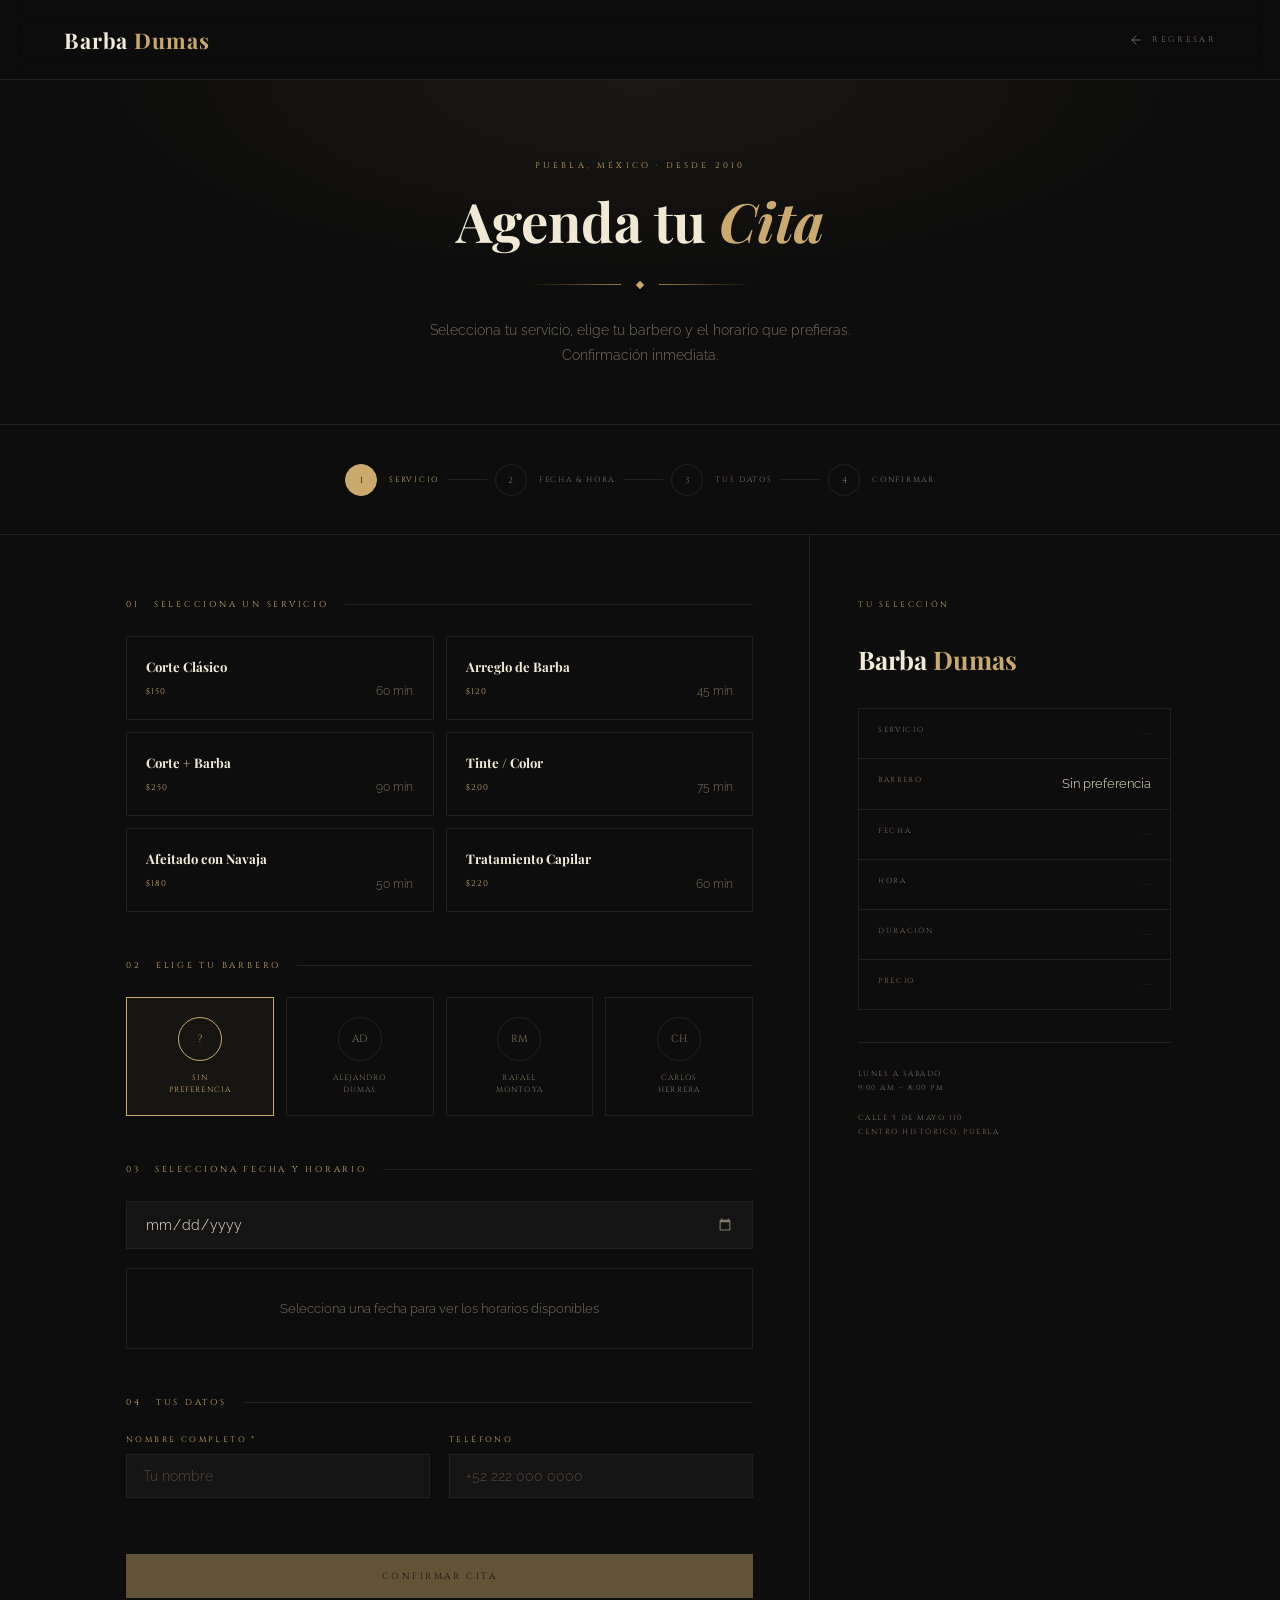
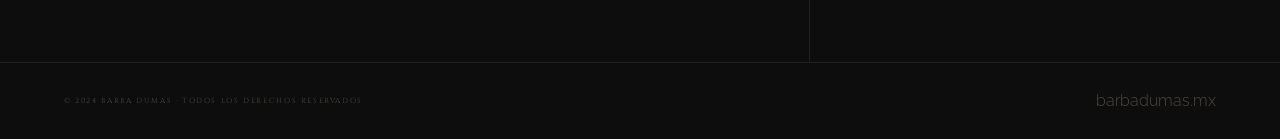
<file: booking.html>
<!DOCTYPE html>
<html lang="es">
<head>
  <meta charset="UTF-8" />
  <meta name="viewport" content="width=device-width, initial-scale=1.0" />
  <meta name="description" content="Agenda tu cita en Barba Dumas — Barbería de lujo en Puebla." />
  <meta name="theme-color" content="#0d0d0d" />
  <title>Agendar Cita · Barba Dumas</title>

  <link rel="preconnect" href="https://fonts.googleapis.com" />
  <link rel="preconnect" href="https://fonts.gstatic.com" crossorigin />
  <link href="https://fonts.googleapis.com/css2?family=Playfair+Display:ital,wght@0,400;0,700;0,900;1,400&family=Cinzel:wght@400;600&family=Raleway:wght@300;400;500&display=swap" rel="stylesheet" />

  <style>
    /* ══════════════════════════════════════════════════
       TOKENS — mismos que styles.css
    ══════════════════════════════════════════════════ */
    :root {
      --bg-primary:      #0d0d0d;
      --bg-secondary:    #141414;
      --bg-accent:       #1a1818;
      --gold:            #c9a96e;
      --gold-light:      #e8d5a3;
      --gold-dark:       #a07840;
      --text-primary:    #f0ead6;
      --text-muted:      #7a7060;
      --border:          #252020;
      --font-display:    'Playfair Display', Georgia, serif;
      --font-label:      'Cinzel', serif;
      --font-body:       'Raleway', sans-serif;
      --ease:            cubic-bezier(0.25, 0.46, 0.45, 0.94);
      --transition:      0.4s var(--ease);
    }

    *, *::before, *::after { box-sizing: border-box; margin: 0; padding: 0; }

    html { scroll-behavior: smooth; }

    body {
      background: var(--bg-primary);
      color: var(--text-primary);
      font-family: var(--font-body);
      font-weight: 300;
      min-height: 100vh;
      display: flex;
      flex-direction: column;
    }

    a { color: inherit; text-decoration: none; }

    /* ── Scrollbar ─────────────────────────────────── */
    ::-webkit-scrollbar              { width: 6px; }
    ::-webkit-scrollbar-track        { background: var(--bg-primary); }
    ::-webkit-scrollbar-thumb        { background: var(--gold-dark); border-radius: 3px; }
    ::-webkit-scrollbar-thumb:hover  { background: var(--gold); }

    /* ══════════════════════════════════════════════════
       HEADER
    ══════════════════════════════════════════════════ */
    .bk-header {
      padding: 1.6rem 5%;
      border-bottom: 1px solid var(--border);
      display: flex;
      align-items: center;
      justify-content: space-between;
      position: sticky;
      top: 0;
      background: rgba(13,13,13,0.92);
      backdrop-filter: blur(12px);
      z-index: 100;
    }

    .bk-logo {
      font-family: var(--font-display);
      font-size: 1.35rem;
      font-weight: 700;
      letter-spacing: 0.04em;
      color: var(--text-primary);
    }
    .bk-logo span { color: var(--gold); }

    .bk-back {
      font-family: var(--font-label);
      font-size: 0.52rem;
      letter-spacing: 0.28em;
      text-transform: uppercase;
      color: var(--text-muted);
      display: flex;
      align-items: center;
      gap: 0.6rem;
      transition: color var(--transition);
    }
    .bk-back:hover { color: var(--gold); }
    .bk-back svg { width: 14px; height: 14px; }

    /* ══════════════════════════════════════════════════
       HERO STRIP
    ══════════════════════════════════════════════════ */
    .bk-hero {
      padding: 5rem 5% 3.5rem;
      text-align: center;
      border-bottom: 1px solid var(--border);
      position: relative;
      overflow: hidden;
    }

    .bk-hero::before {
      content: '';
      position: absolute;
      inset: 0;
      background: radial-gradient(ellipse 60% 80% at 50% 0%, rgba(201,169,110,0.07) 0%, transparent 70%);
      pointer-events: none;
    }

    .bk-eyebrow {
      font-family: var(--font-label);
      font-size: 0.52rem;
      letter-spacing: 0.38em;
      text-transform: uppercase;
      color: var(--gold);
      display: block;
      margin-bottom: 1.2rem;
    }

    .bk-title {
      font-family: var(--font-display);
      font-size: clamp(2rem, 5vw, 3.4rem);
      font-weight: 700;
      line-height: 1.15;
      color: var(--text-primary);
    }
    .bk-title em {
      font-style: italic;
      color: var(--gold);
    }

    .bk-ornament {
      display: flex;
      align-items: center;
      justify-content: center;
      gap: 1rem;
      margin: 1.8rem auto;
      width: 220px;
    }
    .bk-ornament::before,
    .bk-ornament::after {
      content: '';
      flex: 1;
      height: 1px;
      background: linear-gradient(90deg, transparent, var(--gold-dark));
    }
    .bk-ornament::after {
      background: linear-gradient(90deg, var(--gold-dark), transparent);
    }
    .bk-ornament-diamond {
      width: 6px; height: 6px;
      background: var(--gold);
      transform: rotate(45deg);
      flex-shrink: 0;
    }

    .bk-subtitle {
      color: var(--text-muted);
      font-size: 0.9rem;
      max-width: 440px;
      margin: 0 auto;
      line-height: 1.8;
    }

    /* ══════════════════════════════════════════════════
       STEPPER
    ══════════════════════════════════════════════════ */
    .bk-stepper {
      display: flex;
      justify-content: center;
      align-items: center;
      gap: 0;
      padding: 2.4rem 5%;
      border-bottom: 1px solid var(--border);
    }

    .step {
      display: flex;
      align-items: center;
      gap: 0.75rem;
    }

    .step-num {
      width: 32px; height: 32px;
      border: 1px solid var(--border);
      border-radius: 50%;
      display: flex;
      align-items: center;
      justify-content: center;
      font-family: var(--font-label);
      font-size: 0.55rem;
      color: var(--text-muted);
      transition: all var(--transition);
      flex-shrink: 0;
    }

    .step-label {
      font-family: var(--font-label);
      font-size: 0.48rem;
      letter-spacing: 0.22em;
      text-transform: uppercase;
      color: var(--text-muted);
      transition: color var(--transition);
      white-space: nowrap;
    }

    .step-line {
      width: 40px;
      height: 1px;
      background: var(--border);
      margin: 0 0.5rem;
      flex-shrink: 0;
    }

    /* Estados del stepper */
    .step.active .step-num {
      border-color: var(--gold);
      background: var(--gold);
      color: var(--bg-primary);
    }
    .step.active .step-label { color: var(--gold); }

    .step.done .step-num {
      border-color: var(--gold-dark);
      color: var(--gold);
    }
    .step.done .step-label { color: var(--text-muted); }

    /* ══════════════════════════════════════════════════
       LAYOUT PRINCIPAL
    ══════════════════════════════════════════════════ */
    .bk-main {
      flex: 1;
      display: grid;
      grid-template-columns: 1fr 380px;
      gap: 0;
      max-width: 1100px;
      margin: 0 auto;
      width: 100%;
    }

    .bk-form-area {
      padding: 4rem 3.5rem 4rem 5%;
      border-right: 1px solid var(--border);
    }

    .bk-summary-area {
      padding: 4rem 5% 4rem 3rem;
      position: sticky;
      top: 80px;
      align-self: start;
    }

    /* ══════════════════════════════════════════════════
       SECCIONES DEL FORMULARIO
    ══════════════════════════════════════════════════ */
    .bk-section {
      margin-bottom: 3rem;
    }

    .bk-section-title {
      font-family: var(--font-label);
      font-size: 0.54rem;
      letter-spacing: 0.32em;
      text-transform: uppercase;
      color: var(--gold);
      margin-bottom: 1.6rem;
      display: flex;
      align-items: center;
      gap: 1rem;
    }
    .bk-section-title::after {
      content: '';
      flex: 1;
      height: 1px;
      background: var(--border);
    }

    /* ── Selección de servicio ─────────────────────── */
    .service-grid {
      display: grid;
      grid-template-columns: 1fr 1fr;
      gap: 0.75rem;
    }

    .service-card {
      border: 1px solid var(--border);
      padding: 1.3rem 1.2rem;
      cursor: pointer;
      transition: all var(--transition);
      position: relative;
      background: transparent;
    }
    .service-card:hover {
      border-color: var(--gold-dark);
    }
    .service-card.selected {
      border-color: var(--gold);
      background: rgba(201,169,110,0.05);
    }
    .service-card.selected::before {
      content: '✦';
      position: absolute;
      top: 0.6rem;
      right: 0.7rem;
      font-size: 0.55rem;
      color: var(--gold);
    }

    .service-name {
      font-family: var(--font-display);
      font-size: 0.82rem;
      font-weight: 700;
      color: var(--text-primary);
      margin-bottom: 0.4rem;
    }
    .service-meta {
      display: flex;
      justify-content: space-between;
      align-items: center;
      margin-top: 0.6rem;
    }
    .service-price {
      font-family: var(--font-label);
      font-size: 0.52rem;
      color: var(--gold);
      letter-spacing: 0.12em;
    }
    .service-dur {
      font-size: 0.72rem;
      color: var(--text-muted);
    }

    /* ── Selección de barbero ──────────────────────── */
    .barber-grid {
      display: grid;
      grid-template-columns: repeat(4, 1fr);
      gap: 0.75rem;
    }

    .barber-card {
      border: 1px solid var(--border);
      padding: 1.2rem 0.8rem;
      cursor: pointer;
      text-align: center;
      transition: all var(--transition);
      background: transparent;
    }
    .barber-card:hover { border-color: var(--gold-dark); }
    .barber-card.selected {
      border-color: var(--gold);
      background: rgba(201,169,110,0.05);
    }

    .barber-avatar {
      width: 44px; height: 44px;
      border: 1px solid var(--border);
      border-radius: 50%;
      display: flex;
      align-items: center;
      justify-content: center;
      margin: 0 auto 0.75rem;
      font-family: var(--font-label);
      font-size: 0.65rem;
      color: var(--text-muted);
      transition: all var(--transition);
    }
    .barber-card.selected .barber-avatar {
      border-color: var(--gold);
      color: var(--gold);
    }

    .barber-name {
      font-family: var(--font-label);
      font-size: 0.48rem;
      letter-spacing: 0.15em;
      text-transform: uppercase;
      color: var(--text-muted);
      line-height: 1.5;
    }
    .barber-card.selected .barber-name { color: var(--gold); }

    /* ── Selector de fecha ─────────────────────────── */
    .date-picker-wrap {
      position: relative;
    }

    .date-input {
      background: var(--bg-secondary);
      border: 1px solid var(--border);
      color: var(--text-primary);
      padding: 14px 18px;
      font-family: var(--font-body);
      font-size: 0.88rem;
      font-weight: 300;
      outline: none;
      transition: border-color var(--transition);
      width: 100%;
      -webkit-appearance: none;
      border-radius: 0;
      color-scheme: dark;
    }
    .date-input:focus { border-color: var(--gold-dark); }
    .date-input::-webkit-calendar-picker-indicator {
      filter: invert(0.6) sepia(1) saturate(0.5) hue-rotate(0deg);
      cursor: pointer;
    }

    /* ── Grid de slots ─────────────────────────────── */
    .slots-container {
      margin-top: 1.2rem;
    }

    .slots-loading {
      text-align: center;
      padding: 2rem;
      color: var(--text-muted);
      font-size: 0.8rem;
    }
    .slots-loading .spinner {
      width: 22px; height: 22px;
      border: 2px solid var(--border);
      border-top-color: var(--gold);
      border-radius: 50%;
      animation: spin 0.8s linear infinite;
      margin: 0 auto 0.8rem;
    }

    .slots-empty {
      text-align: center;
      padding: 2rem;
      color: var(--text-muted);
      font-size: 0.8rem;
      border: 1px solid var(--border);
    }

    .slots-grid {
      display: grid;
      grid-template-columns: repeat(4, 1fr);
      gap: 0.55rem;
    }

    .slot {
      border: 1px solid var(--border);
      padding: 0.7rem 0.4rem;
      text-align: center;
      font-family: var(--font-label);
      font-size: 0.52rem;
      letter-spacing: 0.12em;
      color: var(--text-muted);
      cursor: pointer;
      transition: all var(--transition);
      user-select: none;
    }
    .slot:hover:not(.slot-taken):not(.slot-past) {
      border-color: var(--gold-dark);
      color: var(--text-primary);
    }
    .slot.slot-selected {
      border-color: var(--gold);
      background: rgba(201,169,110,0.08);
      color: var(--gold);
    }
    .slot.slot-taken {
      border-color: transparent;
      background: rgba(255,255,255,0.02);
      color: var(--border);
      cursor: not-allowed;
      text-decoration: line-through;
    }
    .slot.slot-past {
      border-color: transparent;
      color: rgba(122,112,96,0.3);
      cursor: not-allowed;
    }

    .slots-legend {
      display: flex;
      gap: 1.5rem;
      margin-top: 1rem;
    }
    .legend-item {
      display: flex;
      align-items: center;
      gap: 0.5rem;
      font-family: var(--font-label);
      font-size: 0.44rem;
      letter-spacing: 0.18em;
      text-transform: uppercase;
      color: var(--text-muted);
    }
    .legend-dot {
      width: 10px; height: 10px;
      border: 1px solid;
    }
    .legend-dot.avail { border-color: var(--border); background: transparent; }
    .legend-dot.taken { background: rgba(255,255,255,0.02); border-color: transparent; }
    .legend-dot.sel   { border-color: var(--gold); background: rgba(201,169,110,0.08); }

    /* ── Datos del cliente ─────────────────────────── */
    .client-grid {
      display: grid;
      grid-template-columns: 1fr 1fr;
      gap: 1.2rem;
    }

    .field-group {
      display: flex;
      flex-direction: column;
      gap: 0.55rem;
    }
    .field-group.full { grid-column: 1 / -1; }

    .field-label {
      font-family: var(--font-label);
      font-size: 0.5rem;
      letter-spacing: 0.3em;
      text-transform: uppercase;
      color: var(--gold);
    }

    .field-input {
      background: var(--bg-secondary);
      border: 1px solid var(--border);
      color: var(--text-primary);
      padding: 13px 16px;
      font-family: var(--font-body);
      font-size: 0.88rem;
      font-weight: 300;
      outline: none;
      transition: border-color var(--transition);
      width: 100%;
      border-radius: 0;
      -webkit-appearance: none;
    }
    .field-input::placeholder { color: var(--text-muted); opacity: 0.6; }
    .field-input:focus { border-color: var(--gold-dark); }

    /* ── Botón principal ───────────────────────────── */
    .btn-primary {
      display: inline-flex;
      align-items: center;
      gap: 0.8rem;
      font-family: var(--font-label);
      font-size: 0.56rem;
      letter-spacing: 0.28em;
      text-transform: uppercase;
      padding: 16px 36px;
      background: var(--gold);
      color: var(--bg-primary);
      border: none;
      cursor: pointer;
      position: relative;
      overflow: hidden;
      transition: all var(--transition);
      width: 100%;
      justify-content: center;
      margin-top: 0.5rem;
    }
    .btn-primary::before {
      content: '';
      position: absolute;
      inset: 0;
      background: var(--gold-light);
      transform: scaleX(0);
      transform-origin: left;
      transition: transform var(--transition);
    }
    .btn-primary:hover::before { transform: scaleX(1); }
    .btn-primary span { position: relative; z-index: 1; }
    .btn-primary:disabled {
      opacity: 0.45;
      cursor: not-allowed;
    }
    .btn-primary:disabled::before { display: none; }

    /* ── Mensaje de estado ─────────────────────────── */
    .bk-msg {
      margin-top: 1.2rem;
      padding: 1rem 1.2rem;
      font-family: var(--font-label);
      font-size: 0.5rem;
      letter-spacing: 0.22em;
      text-transform: uppercase;
      display: none;
      border: 1px solid;
    }
    .bk-msg.success {
      display: block;
      border-color: var(--gold-dark);
      color: var(--gold);
      background: rgba(201,169,110,0.06);
    }
    .bk-msg.error {
      display: block;
      border-color: #5a2020;
      color: #e07070;
      background: rgba(90,32,32,0.15);
    }

    /* ══════════════════════════════════════════════════
       RESUMEN (panel derecho)
    ══════════════════════════════════════════════════ */
    .summary-label {
      font-family: var(--font-label);
      font-size: 0.5rem;
      letter-spacing: 0.32em;
      text-transform: uppercase;
      color: var(--gold);
      margin-bottom: 2rem;
    }

    .summary-logo {
      font-family: var(--font-display);
      font-size: 1.6rem;
      font-weight: 700;
      color: var(--text-primary);
      margin-bottom: 2rem;
    }
    .summary-logo span { color: var(--gold); }

    .summary-rows {
      display: flex;
      flex-direction: column;
      gap: 0;
      border: 1px solid var(--border);
      margin-bottom: 2rem;
    }

    .summary-row {
      display: flex;
      justify-content: space-between;
      align-items: flex-start;
      padding: 1rem 1.2rem;
      border-bottom: 1px solid var(--border);
      gap: 1rem;
    }
    .summary-row:last-child { border-bottom: none; }

    .summary-row-key {
      font-family: var(--font-label);
      font-size: 0.46rem;
      letter-spacing: 0.22em;
      text-transform: uppercase;
      color: var(--text-muted);
      flex-shrink: 0;
    }

    .summary-row-val {
      font-size: 0.82rem;
      color: var(--text-primary);
      text-align: right;
      line-height: 1.4;
    }
    .summary-row-val.gold { color: var(--gold); }
    .summary-row-val.empty {
      color: var(--border);
      font-style: italic;
      font-size: 0.75rem;
    }

    .summary-note {
      font-family: var(--font-label);
      font-size: 0.46rem;
      letter-spacing: 0.2em;
      text-transform: uppercase;
      color: var(--text-muted);
      line-height: 2;
      border-top: 1px solid var(--border);
      padding-top: 1.5rem;
      margin-top: 0.5rem;
    }

    /* ══════════════════════════════════════════════════
       PANTALLA DE ÉXITO
    ══════════════════════════════════════════════════ */
    #successScreen {
      display: none;
      flex-direction: column;
      align-items: center;
      justify-content: center;
      text-align: center;
      padding: 6rem 5%;
      min-height: 60vh;
      flex: 1;
    }

    .success-icon {
      width: 72px; height: 72px;
      border: 1px solid var(--gold);
      border-radius: 50%;
      display: flex;
      align-items: center;
      justify-content: center;
      margin: 0 auto 2.5rem;
      font-size: 1.6rem;
    }

    .success-title {
      font-family: var(--font-display);
      font-size: clamp(1.6rem, 4vw, 2.6rem);
      font-weight: 700;
      margin-bottom: 1rem;
    }
    .success-title em { color: var(--gold); font-style: italic; }

    .success-detail {
      color: var(--text-muted);
      font-size: 0.9rem;
      max-width: 420px;
      line-height: 1.8;
      margin-bottom: 2.5rem;
    }

    #successDetails {
      border: 1px solid var(--border);
      padding: 1.5rem 2rem;
      margin-bottom: 2.5rem;
      max-width: 400px;
      width: 100%;
      text-align: left;
    }

    .success-row {
      display: flex;
      justify-content: space-between;
      padding: 0.6rem 0;
      border-bottom: 1px solid var(--border);
      font-size: 0.82rem;
      gap: 1rem;
    }
    .success-row:last-child { border-bottom: none; }
    .success-row-key {
      font-family: var(--font-label);
      font-size: 0.44rem;
      letter-spacing: 0.18em;
      text-transform: uppercase;
      color: var(--text-muted);
      flex-shrink: 0;
    }
    .success-row-val { color: var(--gold); text-align: right; line-height: 1.4; }

    .btn-secondary {
      display: inline-flex;
      align-items: center;
      gap: 0.6rem;
      font-family: var(--font-label);
      font-size: 0.52rem;
      letter-spacing: 0.24em;
      text-transform: uppercase;
      padding: 13px 30px;
      border: 1px solid var(--gold);
      color: var(--gold);
      cursor: pointer;
      background: transparent;
      transition: all var(--transition);
      text-decoration: none;
    }
    .btn-secondary:hover {
      background: var(--gold);
      color: var(--bg-primary);
    }

    /* ══════════════════════════════════════════════════
       FOOTER
    ══════════════════════════════════════════════════ */
    .bk-footer {
      padding: 1.8rem 5%;
      border-top: 1px solid var(--border);
      display: flex;
      align-items: center;
      justify-content: space-between;
      flex-wrap: wrap;
      gap: 1rem;
    }
    .bk-footer p {
      font-family: var(--font-label);
      font-size: 0.46rem;
      letter-spacing: 0.22em;
      text-transform: uppercase;
      color: var(--text-muted);
      opacity: 0.6;
    }
    .bk-footer a {
      color: var(--text-muted);
      transition: color var(--transition);
      opacity: 0.6;
    }
    .bk-footer a:hover { color: var(--gold); opacity: 1; }

    /* ══════════════════════════════════════════════════
       SPINNER / ANIMACIONES
    ══════════════════════════════════════════════════ */
    @keyframes spin {
      to { transform: rotate(360deg); }
    }
    @keyframes fadeIn {
      from { opacity: 0; transform: translateY(12px); }
      to   { opacity: 1; transform: translateY(0); }
    }
    .fade-in { animation: fadeIn 0.5s var(--ease) forwards; }

    /* ══════════════════════════════════════════════════
       RESPONSIVE
    ══════════════════════════════════════════════════ */
    @media (max-width: 900px) {
      .bk-main {
        grid-template-columns: 1fr;
      }
      .bk-form-area {
        border-right: none;
        border-bottom: 1px solid var(--border);
        padding: 3rem 5%;
      }
      .bk-summary-area {
        padding: 2.5rem 5%;
        position: static;
      }
      .barber-grid {
        grid-template-columns: repeat(2, 1fr);
      }
    }

    @media (max-width: 600px) {
      .bk-stepper {
        gap: 0;
        padding: 1.5rem 3%;
      }
      .step-label { display: none; }
      .step-line  { width: 24px; }

      .service-grid {
        grid-template-columns: 1fr;
      }
      .slots-grid {
        grid-template-columns: repeat(3, 1fr);
      }
      .client-grid {
        grid-template-columns: 1fr;
      }
      .field-group.full { grid-column: 1; }
      .bk-hero { padding: 3rem 5% 2rem; }
    }
  </style>
</head>
<body>

  <!-- ═══════════════════════════════════════════════
       HEADER
  ═══════════════════════════════════════════════ -->
  <header class="bk-header">
    <a href="index.html" class="bk-logo" aria-label="Volver a Barba Dumas">
      Barba <span>Dumas</span>
    </a>
    <a href="index.html" class="bk-back" aria-label="Regresar al sitio principal">
      <svg viewBox="0 0 24 24" fill="none" stroke="currentColor" stroke-width="1.5">
        <path d="M19 12H5M12 5l-7 7 7 7" stroke-linecap="round" stroke-linejoin="round"/>
      </svg>
      Regresar
    </a>
  </header>

  <!-- ═══════════════════════════════════════════════
       HERO STRIP
  ═══════════════════════════════════════════════ -->
  <div class="bk-hero">
    <span class="bk-eyebrow">Puebla, México &middot; Desde 2010</span>
    <h1 class="bk-title">Agenda tu <em>Cita</em></h1>
    <div class="bk-ornament"><div class="bk-ornament-diamond"></div></div>
    <p class="bk-subtitle">
      Selecciona tu servicio, elige tu barbero y el horario que prefieras. Confirmación inmediata.
    </p>
  </div>

  <!-- ═══════════════════════════════════════════════
       STEPPER
  ═══════════════════════════════════════════════ -->
  <div class="bk-stepper" role="list" aria-label="Pasos para agendar">
    <div class="step active" id="step1" role="listitem" aria-current="step">
      <div class="step-num">1</div>
      <span class="step-label">Servicio</span>
    </div>
    <div class="step-line"></div>
    <div class="step" id="step2" role="listitem">
      <div class="step-num">2</div>
      <span class="step-label">Fecha &amp; Hora</span>
    </div>
    <div class="step-line"></div>
    <div class="step" id="step3" role="listitem">
      <div class="step-num">3</div>
      <span class="step-label">Tus Datos</span>
    </div>
    <div class="step-line"></div>
    <div class="step" id="step4" role="listitem">
      <div class="step-num">4</div>
      <span class="step-label">Confirmar</span>
    </div>
  </div>

  <!-- ═══════════════════════════════════════════════
       CONTENIDO PRINCIPAL (formulario + resumen)
  ═══════════════════════════════════════════════ -->
  <div class="bk-main" id="mainContent">

    <!-- ── Área de formulario ── -->
    <div class="bk-form-area">

      <!-- PASO 1: Servicio -->
      <div class="bk-section" id="secServicio">
        <div class="bk-section-title">01 &nbsp; Selecciona un servicio</div>
        <div class="service-grid" id="serviceGrid" role="radiogroup" aria-label="Servicios disponibles">
          <!-- Generado por JS -->
        </div>
      </div>

      <!-- PASO 1b: Barbero -->
      <div class="bk-section" id="secBarbero">
        <div class="bk-section-title">02 &nbsp; Elige tu barbero</div>
        <div class="barber-grid" id="barberGrid" role="radiogroup" aria-label="Barberos disponibles">
          <!-- Generado por JS -->
        </div>
      </div>

      <!-- PASO 2: Fecha y slots -->
      <div class="bk-section" id="secFecha">
        <div class="bk-section-title">03 &nbsp; Selecciona fecha y horario</div>
        <input
          type="date"
          id="dateInput"
          class="date-input"
          aria-label="Selecciona una fecha"
        />
        <div class="slots-container" id="slotsContainer">
          <div class="slots-empty">
            Selecciona una fecha para ver los horarios disponibles
          </div>
        </div>
      </div>

      <!-- PASO 3: Datos del cliente -->
      <div class="bk-section" id="secCliente">
        <div class="bk-section-title">04 &nbsp; Tus datos</div>
        <div class="client-grid">
          <div class="field-group">
            <label class="field-label" for="clientNombre">Nombre completo *</label>
            <input type="text" id="clientNombre" class="field-input"
                   placeholder="Tu nombre" autocomplete="name" required />
          </div>
          <div class="field-group">
            <label class="field-label" for="clientTelefono">Teléfono</label>
            <input type="tel" id="clientTelefono" class="field-input"
                   placeholder="+52 222 000 0000" autocomplete="tel" />
          </div>
        </div>
      </div>

      <!-- BOTÓN CONFIRMAR -->
      <button class="btn-primary" id="confirmBtn" disabled aria-label="Confirmar cita">
        <span>Confirmar Cita</span>
      </button>

      <div class="bk-msg" id="bkMsg" role="alert" aria-live="polite"></div>

    </div>

    <!-- ── Panel de resumen ── -->
    <aside class="bk-summary-area" aria-label="Resumen de tu cita">
      <div class="summary-label">Tu selección</div>

      <div class="summary-logo">Barba <span>Dumas</span></div>

      <div class="summary-rows">
        <div class="summary-row">
          <span class="summary-row-key">Servicio</span>
          <span class="summary-row-val empty" id="sumServicio">—</span>
        </div>
        <div class="summary-row">
          <span class="summary-row-key">Barbero</span>
          <span class="summary-row-val empty" id="sumBarbero">—</span>
        </div>
        <div class="summary-row">
          <span class="summary-row-key">Fecha</span>
          <span class="summary-row-val empty" id="sumFecha">—</span>
        </div>
        <div class="summary-row">
          <span class="summary-row-key">Hora</span>
          <span class="summary-row-val empty" id="sumHora">—</span>
        </div>
        <div class="summary-row">
          <span class="summary-row-key">Duración</span>
          <span class="summary-row-val empty" id="sumDuracion">—</span>
        </div>
        <div class="summary-row">
          <span class="summary-row-key">Precio</span>
          <span class="summary-row-val gold empty" id="sumPrecio">—</span>
        </div>
      </div>

      <div class="summary-note">
        Lunes a Sábado<br>
        9:00 am – 8:00 pm<br><br>
        Calle 5 de Mayo 110<br>
        Centro Histórico, Puebla
      </div>
    </aside>

  </div>

  <!-- ═══════════════════════════════════════════════
       PANTALLA DE ÉXITO
  ═══════════════════════════════════════════════ -->
  <div id="successScreen" role="main" aria-live="polite">
    <div class="success-icon" aria-hidden="true">💈</div>
    <h2 class="success-title">¡Cita <em>Confirmada</em>!</h2>
    <p class="success-detail">
      Tu cita ha sido registrada. Te esperamos en Barba Dumas, el lugar donde el estilo es una tradición.
    </p>
    <div id="successDetails"></div>
    <a href="index.html" class="btn-secondary">
      ← Volver al inicio
    </a>
  </div>

  <!-- ═══════════════════════════════════════════════
       FOOTER
  ═══════════════════════════════════════════════ -->
  <footer class="bk-footer">
    <p>© 2024 Barba Dumas · Todos los derechos reservados</p>
    <a href="index.html">barbadumas.mx</a>
  </footer>

  <script>
  /* ══════════════════════════════════════════════════════════════
     CONFIGURACIÓN — ajusta estos valores
  ══════════════════════════════════════════════════════════════ */
  const APPS_SCRIPT_URL = 'https://script.google.com/macros/s/AKfycbzx4Q3IRQutxTq9bi--3H86GpcliaZZ-tquxAw17ReykhKlvI7v_O5Rlph-byfZxuo/exec';
  // ↑ Reemplaza esta URL con la nueva URL de tu deployment actualizado

  const WHATSAPP_NUM = '522221234567';
  // ↑ Reemplaza con el número real del barbero (con código de país, sin +)

  // ── HORARIO POR DÍA ──────────────────────────────────────────
  // Edita estos valores para cambiar el horario de la barbería.
  // Usa null en ambos campos para marcar un día como CERRADO.
  // Las horas van en formato de 24 hrs (ej: 9 = 9am, 20 = 8pm).
  //
  //   0 = Domingo   1 = Lunes   2 = Martes   3 = Miércoles
  //   4 = Jueves    5 = Viernes  6 = Sábado
  //
  const HORARIO = {
    0: null,                    // Domingo   — CERRADO
    1: { abre: 9, cierra: 20 }, // Lunes     — 9:00 am a 8:00 pm
    2: { abre: 9, cierra: 20 }, // Martes    — 9:00 am a 8:00 pm
    3: { abre: 9, cierra: 20 }, // Miércoles — 9:00 am a 8:00 pm
    4: { abre: 9, cierra: 20 }, // Jueves    — 9:00 am a 8:00 pm
    5: { abre: 9, cierra: 20 }, // Viernes   — 9:00 am a 8:00 pm
    6: { abre: 9, cierra: 18 }, // Sábado    — 9:00 am a 6:00 pm
  };

  /* ══════════════════════════════════════════════════════════════
     DATOS
  ══════════════════════════════════════════════════════════════ */
  const SERVICIOS = [
    { id: 'corte',       nombre: 'Corte Clásico',         precio: '$150', dur: 60 },
    { id: 'barba',       nombre: 'Arreglo de Barba',       precio: '$120', dur: 45 },
    { id: 'cortebarba',  nombre: 'Corte + Barba',          precio: '$250', dur: 90 },
    { id: 'tinte',       nombre: 'Tinte / Color',          precio: '$200', dur: 75 },
    { id: 'afeitado',    nombre: 'Afeitado con Navaja',    precio: '$180', dur: 50 },
    { id: 'tratamiento', nombre: 'Tratamiento Capilar',    precio: '$220', dur: 60 },
  ];

  const BARBEROS = [
    { id: 'sin',       nombre: 'Sin\nPreferencia', initials: '?' },
    { id: 'alejandro', nombre: 'Alejandro\nDumas',  initials: 'AD' },
    { id: 'rafael',    nombre: 'Rafael\nMontoya',   initials: 'RM' },
    { id: 'carlos',    nombre: 'Carlos\nHerrera',   initials: 'CH' },
  ];

  /* ══════════════════════════════════════════════════════════════
     ESTADO
  ══════════════════════════════════════════════════════════════ */
  let estado = {
    servicio:  null,  // objeto SERVICIOS
    barbero:   null,  // objeto BARBEROS
    fecha:     null,  // string YYYY-MM-DD
    slot:      null,  // string "HH:MM"
    ocupados:  [],    // array de { inicio, fin } ISO strings
  };

  /* ══════════════════════════════════════════════════════════════
     INICIALIZACIÓN
  ══════════════════════════════════════════════════════════════ */
  document.addEventListener('DOMContentLoaded', () => {
    renderServicios();
    renderBarberos();
    initFecha();
    document.getElementById('confirmBtn').addEventListener('click', confirmarCita);
    ['clientNombre','clientTelefono'].forEach(id => {
      document.getElementById(id).addEventListener('input', actualizarBoton);
    });
  });

  /* ══════════════════════════════════════════════════════════════
     RENDER: SERVICIOS
  ══════════════════════════════════════════════════════════════ */
  function renderServicios() {
    const grid = document.getElementById('serviceGrid');
    grid.innerHTML = '';
    SERVICIOS.forEach(s => {
      const card = document.createElement('div');
      card.className = 'service-card';
      card.setAttribute('role', 'radio');
      card.setAttribute('aria-checked', 'false');
      card.setAttribute('tabindex', '0');
      card.innerHTML = `
        <div class="service-name">${s.nombre}</div>
        <div class="service-meta">
          <span class="service-price">${s.precio}</span>
          <span class="service-dur">${s.dur} min</span>
        </div>
      `;
      card.addEventListener('click',   () => seleccionarServicio(s, card));
      card.addEventListener('keydown', (e) => { if (e.key === 'Enter' || e.key === ' ') seleccionarServicio(s, card); });
      grid.appendChild(card);
    });
  }

  function seleccionarServicio(s, card) {
    document.querySelectorAll('.service-card').forEach(c => {
      c.classList.remove('selected');
      c.setAttribute('aria-checked', 'false');
    });
    card.classList.add('selected');
    card.setAttribute('aria-checked', 'true');
    estado.servicio = s;
    actualizarResumen();
    actualizarStepper();
    actualizarBoton();
  }

  /* ══════════════════════════════════════════════════════════════
     RENDER: BARBEROS
  ══════════════════════════════════════════════════════════════ */
  function renderBarberos() {
    const grid = document.getElementById('barberGrid');
    grid.innerHTML = '';
    BARBEROS.forEach(b => {
      const card = document.createElement('div');
      card.className = 'barber-card';
      card.setAttribute('role', 'radio');
      card.setAttribute('aria-checked', 'false');
      card.setAttribute('tabindex', '0');
      card.innerHTML = `
        <div class="barber-avatar">${b.initials}</div>
        <div class="barber-name">${b.nombre.replace('\n', '<br>')}</div>
      `;
      card.addEventListener('click',   () => seleccionarBarbero(b, card));
      card.addEventListener('keydown', (e) => { if (e.key === 'Enter' || e.key === ' ') seleccionarBarbero(b, card); });
      grid.appendChild(card);
    });
    // Seleccionar "Sin preferencia" por defecto
    const primera = grid.querySelector('.barber-card');
    if (primera) seleccionarBarbero(BARBEROS[0], primera);
  }

  function seleccionarBarbero(b, card) {
    document.querySelectorAll('.barber-card').forEach(c => {
      c.classList.remove('selected');
      c.setAttribute('aria-checked', 'false');
    });
    card.classList.add('selected');
    card.setAttribute('aria-checked', 'true');
    estado.barbero = b;
    actualizarResumen();
    actualizarBoton();
  }

  /* ══════════════════════════════════════════════════════════════
     FECHA
  ══════════════════════════════════════════════════════════════ */
  function initFecha() {
    const input = document.getElementById('dateInput');

    // Mínimo: hoy
    const hoy  = new Date();
    const yyyy = hoy.getFullYear();
    const mm   = String(hoy.getMonth() + 1).padStart(2, '0');
    const dd   = String(hoy.getDate()).padStart(2, '0');
    input.min = `${yyyy}-${mm}-${dd}`;

    // Máximo: 3 meses adelante
    const maxDate = new Date(hoy);
    maxDate.setMonth(maxDate.getMonth() + 3);
    input.max = maxDate.toISOString().split('T')[0];

    input.addEventListener('change', () => {
      const fechaStr = input.value;
      // Usar new Date con hora fija para evitar desfase de zona horaria
      const [y, m, d] = fechaStr.split('-').map(Number);
      const diaSemana = new Date(y, m - 1, d).getDay(); // 0=Dom … 6=Sab

      estado.fecha = fechaStr;
      estado.slot  = null;
      actualizarResumen();
      actualizarStepper();

      // Si la barbería está cerrada ese día, mostrar aviso en lugar de slots
      if (!HORARIO[diaSemana]) {
        const container = document.getElementById('slotsContainer');
        const nombres   = ['Domingo','Lunes','Martes','Miércoles','Jueves','Viernes','Sábado'];
        container.innerHTML = `
          <div class="slots-empty" style="border-color:#3a2020; color:#e07070;">
            La barbería está cerrada los <strong>${nombres[diaSemana]}</strong>.<br>
            Por favor elige otro día.
          </div>`;
        return;
      }

      cargarDisponibilidad(fechaStr);
    });
  }

  /* ══════════════════════════════════════════════════════════════
     DISPONIBILIDAD — CONSULTA APPS SCRIPT
  ══════════════════════════════════════════════════════════════ */
  async function cargarDisponibilidad(fechaStr) {
    const container = document.getElementById('slotsContainer');
    container.innerHTML = `
      <div class="slots-loading">
        <div class="spinner"></div>
        Consultando disponibilidad…
      </div>`;

    try {
      const url = APPS_SCRIPT_URL + '?fecha=' + fechaStr;
      const res  = await fetch(url);
      const data = await res.json();

      if (data.error) {
        // El Apps Script respondió con un error (ej: Calendar ID incorrecto)
        console.error('Error del Apps Script:', data.error);
        container.innerHTML = `
          <div class="slots-empty" style="border-color:#3a2020; color:#e07070;">
            No se pudo consultar la disponibilidad real.<br>
            Por favor contáctanos directamente para confirmar tu horario.
          </div>`;
        return;
      }

      estado.ocupados = data.ocupados || [];
      renderSlots(fechaStr);

    } catch (err) {
      // Falla de red real (sin internet, Apps Script caído, etc.)
      console.warn('No se pudo consultar disponibilidad:', err.message);
      container.innerHTML = `
        <div class="slots-empty" style="border-color:#3a2020; color:#e07070;">
          No se pudo conectar con el sistema de citas.<br>
          Por favor contáctanos directamente para confirmar tu horario.
        </div>`;
    }
  }

  /* ══════════════════════════════════════════════════════════════
     RENDER: SLOTS
  ══════════════════════════════════════════════════════════════ */
  function renderSlots(fechaStr) {
    const container = document.getElementById('slotsContainer');
    const duracion  = estado.servicio ? estado.servicio.dur : 60;

    // Obtener horario del día seleccionado
    const [y, m, d] = fechaStr.split('-').map(Number);
    const diaSemana  = new Date(y, m - 1, d).getDay();
    const horarioDia = HORARIO[diaSemana];

    // Día cerrado (segunda verificación por si acaso)
    if (!horarioDia) {
      container.innerHTML = '<div class="slots-empty" style="border-color:#3a2020;color:#e07070;">La barbería está cerrada este día.</div>';
      return;
    }

    const HORA_APERTURA = horarioDia.abre;
    const HORA_CIERRE   = horarioDia.cierra;

    // Generar slots cada 30 min dentro del horario del día
    const slots = [];
    for (let h = HORA_APERTURA; h < HORA_CIERRE; h++) {
      for (let m = 0; m < 60; m += 30) {
        // El último slot debe terminar antes del cierre
        const finMinutos = h * 60 + m + duracion;
        if (finMinutos > HORA_CIERRE * 60) continue;
        const hStr = String(h).padStart(2, '0');
        const mStr = String(m).padStart(2, '0');
        slots.push(`${hStr}:${mStr}`);
      }
    }

    if (slots.length === 0) {
      container.innerHTML = '<div class="slots-empty">No hay horarios disponibles para esta fecha.</div>';
      return;
    }

    const ahora = new Date();
    const eHoy  = fechaStr === ahora.toISOString().split('T')[0];

    let html = '<div class="slots-grid fade-in" role="radiogroup" aria-label="Horarios disponibles">';

    slots.forEach(slot => {
      const [hh, mm] = slot.split(':').map(Number);

      // ¿Es pasado?
      let esPasado = false;
      if (eHoy) {
        const slotDate = new Date();
        slotDate.setHours(hh, mm, 0, 0);
        esPasado = slotDate <= ahora;
      }

      // ¿Está ocupado?
      const slotInicio = new Date(`${fechaStr}T${slot}:00`);
      const slotFin    = new Date(slotInicio.getTime() + duracion * 60000);

      const estaOcupado = estado.ocupados.some(ev => {
        const evInicio = new Date(ev.inicio);
        const evFin    = new Date(ev.fin);
        // Overlap: el slot empieza antes de que termine el evento Y termina después de que empiece
        return slotInicio < evFin && slotFin > evInicio;
      });

      let cls = 'slot';
      let label = slot;
      if (esPasado) {
        cls += ' slot-past';
        label = slot;
      } else if (estaOcupado) {
        cls += ' slot-taken';
        label = slot;
      }

      html += `
        <div class="${cls}"
             role="radio"
             aria-checked="false"
             aria-disabled="${esPasado || estaOcupado}"
             tabindex="${esPasado || estaOcupado ? -1 : 0}"
             data-slot="${slot}"
             aria-label="${slot} ${estaOcupado ? '(ocupado)' : esPasado ? '(pasado)' : ''}">
          ${label}
        </div>`;
    });

    html += '</div>';
    html += `
      <div class="slots-legend">
        <div class="legend-item"><div class="legend-dot avail"></div> Disponible</div>
        <div class="legend-item"><div class="legend-dot taken"></div> Ocupado</div>
        <div class="legend-item"><div class="legend-dot sel"></div> Tu selección</div>
      </div>`;

    container.innerHTML = html;

    // Eventos de click en slots disponibles
    container.querySelectorAll('.slot:not(.slot-taken):not(.slot-past)').forEach(el => {
      el.addEventListener('click',   () => seleccionarSlot(el.dataset.slot, el));
      el.addEventListener('keydown', (e) => {
        if (e.key === 'Enter' || e.key === ' ') seleccionarSlot(el.dataset.slot, el);
      });
    });
  }

  function seleccionarSlot(slot, el) {
    document.querySelectorAll('.slot').forEach(s => {
      s.classList.remove('slot-selected');
      s.setAttribute('aria-checked', 'false');
    });
    el.classList.add('slot-selected');
    el.setAttribute('aria-checked', 'true');
    estado.slot = slot;
    actualizarResumen();
    actualizarStepper();
    actualizarBoton();
  }

  /* ══════════════════════════════════════════════════════════════
     RESUMEN (panel derecho)
  ══════════════════════════════════════════════════════════════ */
  function actualizarResumen() {
    const setVal = (id, val, esVacio = false) => {
      const el = document.getElementById(id);
      if (!el) return;
      el.textContent = val;
      el.classList.toggle('empty', esVacio);
      el.classList.toggle('gold',  !esVacio && id === 'sumPrecio');
    };

    setVal('sumServicio', estado.servicio ? estado.servicio.nombre : '—', !estado.servicio);
    setVal('sumBarbero',  estado.barbero
      ? (estado.barbero.id === 'sin' ? 'Sin preferencia' : estado.barbero.nombre.replace('\n', ' '))
      : '—', !estado.barbero);
    setVal('sumFecha', estado.fecha
      ? formatearFecha(estado.fecha)
      : '—', !estado.fecha);
    setVal('sumHora',     estado.slot   ? estado.slot : '—', !estado.slot);
    setVal('sumDuracion', estado.servicio ? estado.servicio.dur + ' min' : '—', !estado.servicio);
    setVal('sumPrecio',   estado.servicio ? estado.servicio.precio : '—', !estado.servicio);
  }

  /* ══════════════════════════════════════════════════════════════
     STEPPER
  ══════════════════════════════════════════════════════════════ */
  function actualizarStepper() {
    const pasos = [
      { id: 'step1', ok: !!estado.servicio },
      { id: 'step2', ok: !!estado.fecha && !!estado.slot },
      { id: 'step3', ok: false }, // se activa al escribir el nombre
      { id: 'step4', ok: false },
    ];

    // Determinar paso actual
    let actual = 0;
    if (!estado.servicio)             actual = 0;
    else if (!estado.fecha || !estado.slot) actual = 1;
    else                              actual = 2;

    pasos.forEach((p, i) => {
      const el = document.getElementById(p.id);
      if (!el) return;
      el.classList.remove('active', 'done');
      if (i < actual)      el.classList.add('done');
      else if (i === actual) el.classList.add('active');
    });
  }

  /* ══════════════════════════════════════════════════════════════
     BOTÓN CONFIRMAR
  ══════════════════════════════════════════════════════════════ */
  function actualizarBoton() {
    const nombre = document.getElementById('clientNombre').value.trim();
    const listo  = !!estado.servicio && !!estado.slot && !!estado.fecha && nombre.length > 1;
    document.getElementById('confirmBtn').disabled = !listo;

    // Actualizar stepper paso 3
    const step3 = document.getElementById('step3');
    if (step3) {
      step3.classList.remove('active', 'done');
      if (listo) {
        step3.classList.add('done');
        const step4 = document.getElementById('step4');
        if (step4) { step4.classList.remove('done'); step4.classList.add('active'); }
      } else if (estado.fecha && estado.slot) {
        step3.classList.add('active');
      }
    }
  }

  /* ══════════════════════════════════════════════════════════════
     CONFIRMAR CITA
  ══════════════════════════════════════════════════════════════ */
  async function confirmarCita() {
    const nombre    = document.getElementById('clientNombre').value.trim();
    const telefono  = document.getElementById('clientTelefono').value.trim();

    if (!nombre) {
      mostrarMsg('Por favor ingresa tu nombre completo.', 'error');
      document.getElementById('clientNombre').focus();
      return;
    }
    if (!estado.servicio || !estado.fecha || !estado.slot) {
      mostrarMsg('Completa la selección de servicio, fecha y horario.', 'error');
      return;
    }

    const btn = document.getElementById('confirmBtn');
    btn.disabled = true;
    btn.querySelector('span').textContent = 'Agendando…';
    mostrarMsg('', '');

    // Construir datetime ISO
    const fechaHoraISO = new Date(`${estado.fecha}T${estado.slot}:00`).toISOString();

    const servicioLabel = `${estado.servicio.nombre} (${estado.servicio.dur} min)`;
    const barberoLabel  = estado.barbero && estado.barbero.id !== 'sin'
      ? estado.barbero.nombre.replace('\n', ' ')
      : 'Sin preferencia';

    const params = new URLSearchParams({
      nombre,
      telefono,
      servicio:  servicioLabel,
      barbero:   barberoLabel,
      fechaHora: fechaHoraISO,
      duracion:  String(estado.servicio.dur),
    });

    try {
      await fetch(APPS_SCRIPT_URL + '?' + params.toString(), {
        method: 'GET',
        mode:   'no-cors',
      });
      // Con no-cors siempre llega opaque (sin error de red) = éxito asumido
      mostrarExito(nombre, servicioLabel, barberoLabel);

    } catch (err) {
      mostrarMsg('Error de conexión. Por favor intenta de nuevo o contáctanos por WhatsApp.', 'error');
      btn.disabled = false;
      btn.querySelector('span').textContent = 'Confirmar Cita';
    }
  }

  /* ══════════════════════════════════════════════════════════════
     PANTALLA DE ÉXITO
  ══════════════════════════════════════════════════════════════ */
  function mostrarExito(nombre, servicio, barbero) {
    document.getElementById('mainContent').style.display = 'none';
    const screen = document.getElementById('successScreen');
    screen.style.display = 'flex';

    const fecha = estado.fecha ? formatearFecha(estado.fecha) : '';
    const hora  = estado.slot  || '';

    document.getElementById('successDetails').innerHTML = `
      <div class="success-row">
        <span class="success-row-key">Cliente</span>
        <span class="success-row-val">${nombre}</span>
      </div>
      <div class="success-row">
        <span class="success-row-key">Servicio</span>
        <span class="success-row-val">${servicio}</span>
      </div>
      <div class="success-row">
        <span class="success-row-key">Barbero</span>
        <span class="success-row-val">${barbero}</span>
      </div>
      <div class="success-row">
        <span class="success-row-key">Fecha</span>
        <span class="success-row-val">${fecha}</span>
      </div>
      <div class="success-row">
        <span class="success-row-key">Hora</span>
        <span class="success-row-val">${hora}</span>
      </div>
    `;

    // Marcar todos los pasos como completados
    ['step1','step2','step3','step4'].forEach(id => {
      const el = document.getElementById(id);
      if (el) { el.classList.remove('active'); el.classList.add('done'); }
    });

    screen.scrollIntoView({ behavior: 'smooth' });
  }

  /* ══════════════════════════════════════════════════════════════
     HELPERS
  ══════════════════════════════════════════════════════════════ */
  function mostrarMsg(texto, tipo) {
    const el = document.getElementById('bkMsg');
    el.textContent = texto;
    el.className   = 'bk-msg' + (tipo ? ' ' + tipo : '');
  }

  function formatearFecha(str) {
    // str = "YYYY-MM-DD"
    const [y, m, d] = str.split('-');
    const meses = ['Ene','Feb','Mar','Abr','May','Jun','Jul','Ago','Sep','Oct','Nov','Dic'];
    const dias  = ['Dom','Lun','Mar','Mié','Jue','Vie','Sáb'];
    const fecha = new Date(y, m - 1, d);
    return `${dias[fecha.getDay()]} ${d} ${meses[m - 1]} ${y}`;
  }
  </script>

</body>
</html>
</file>
